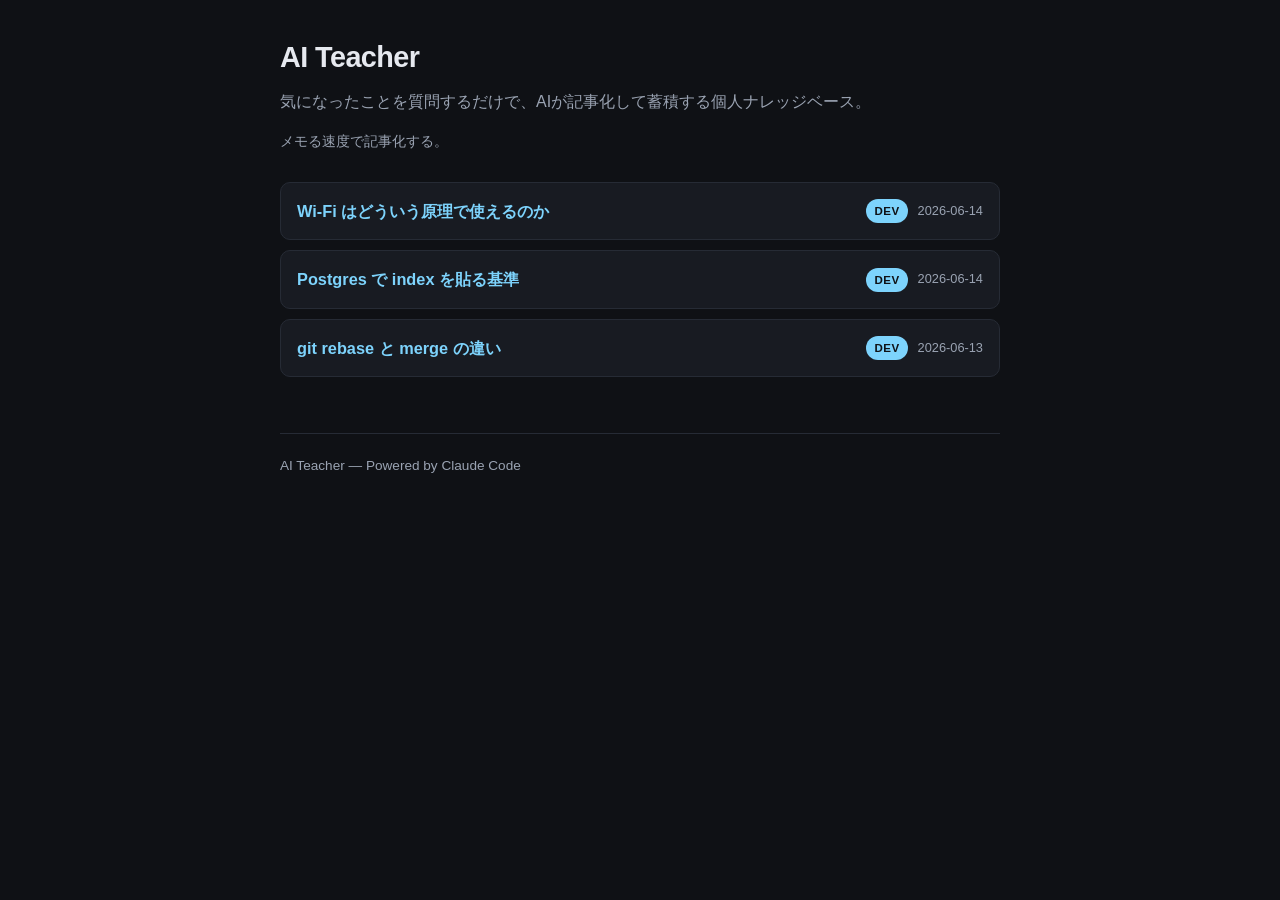
<file: index.html>
<!DOCTYPE html>
<html lang="ja">
<head>
  <meta charset="UTF-8">
  <meta name="viewport" content="width=device-width, initial-scale=1.0">
  <title>AI Teacher — メモる速度で記事化する</title>
  <meta name="description" content="気になったことを質問するだけで、AIが静的HTML記事として蓄積・公開する個人ナレッジベース。">
  <link rel="stylesheet" href="styles/site.css">
</head>
<body>
  <main class="site">
    <header class="site-header">
      <h1>AI Teacher</h1>
      <p class="tagline">気になったことを質問するだけで、AIが記事化して蓄積する個人ナレッジベース。</p>
      <p class="count">メモる速度で記事化する。</p>
    </header>

    <ul class="article-list">
      <!-- 新しい記事をここの先頭に追加していく -->
      <li>
        <a href="articles/dev-how-wifi-works.html">Wi-Fi はどういう原理で使えるのか</a>
        <span class="category cat-dev">dev</span>
        <span class="date">2026-06-14</span>
      </li>
      <li>
        <a href="articles/dev-postgres-index-criteria.html">Postgres で index を貼る基準</a>
        <span class="category cat-dev">dev</span>
        <span class="date">2026-06-14</span>
      </li>
      <li>
        <a href="articles/dev-git-rebase-vs-merge.html">git rebase と merge の違い</a>
        <span class="category cat-dev">dev</span>
        <span class="date">2026-06-13</span>
      </li>
    </ul>

    <footer class="site-footer">
      AI Teacher — Powered by Claude Code
    </footer>
  </main>
</body>
</html>
</file>
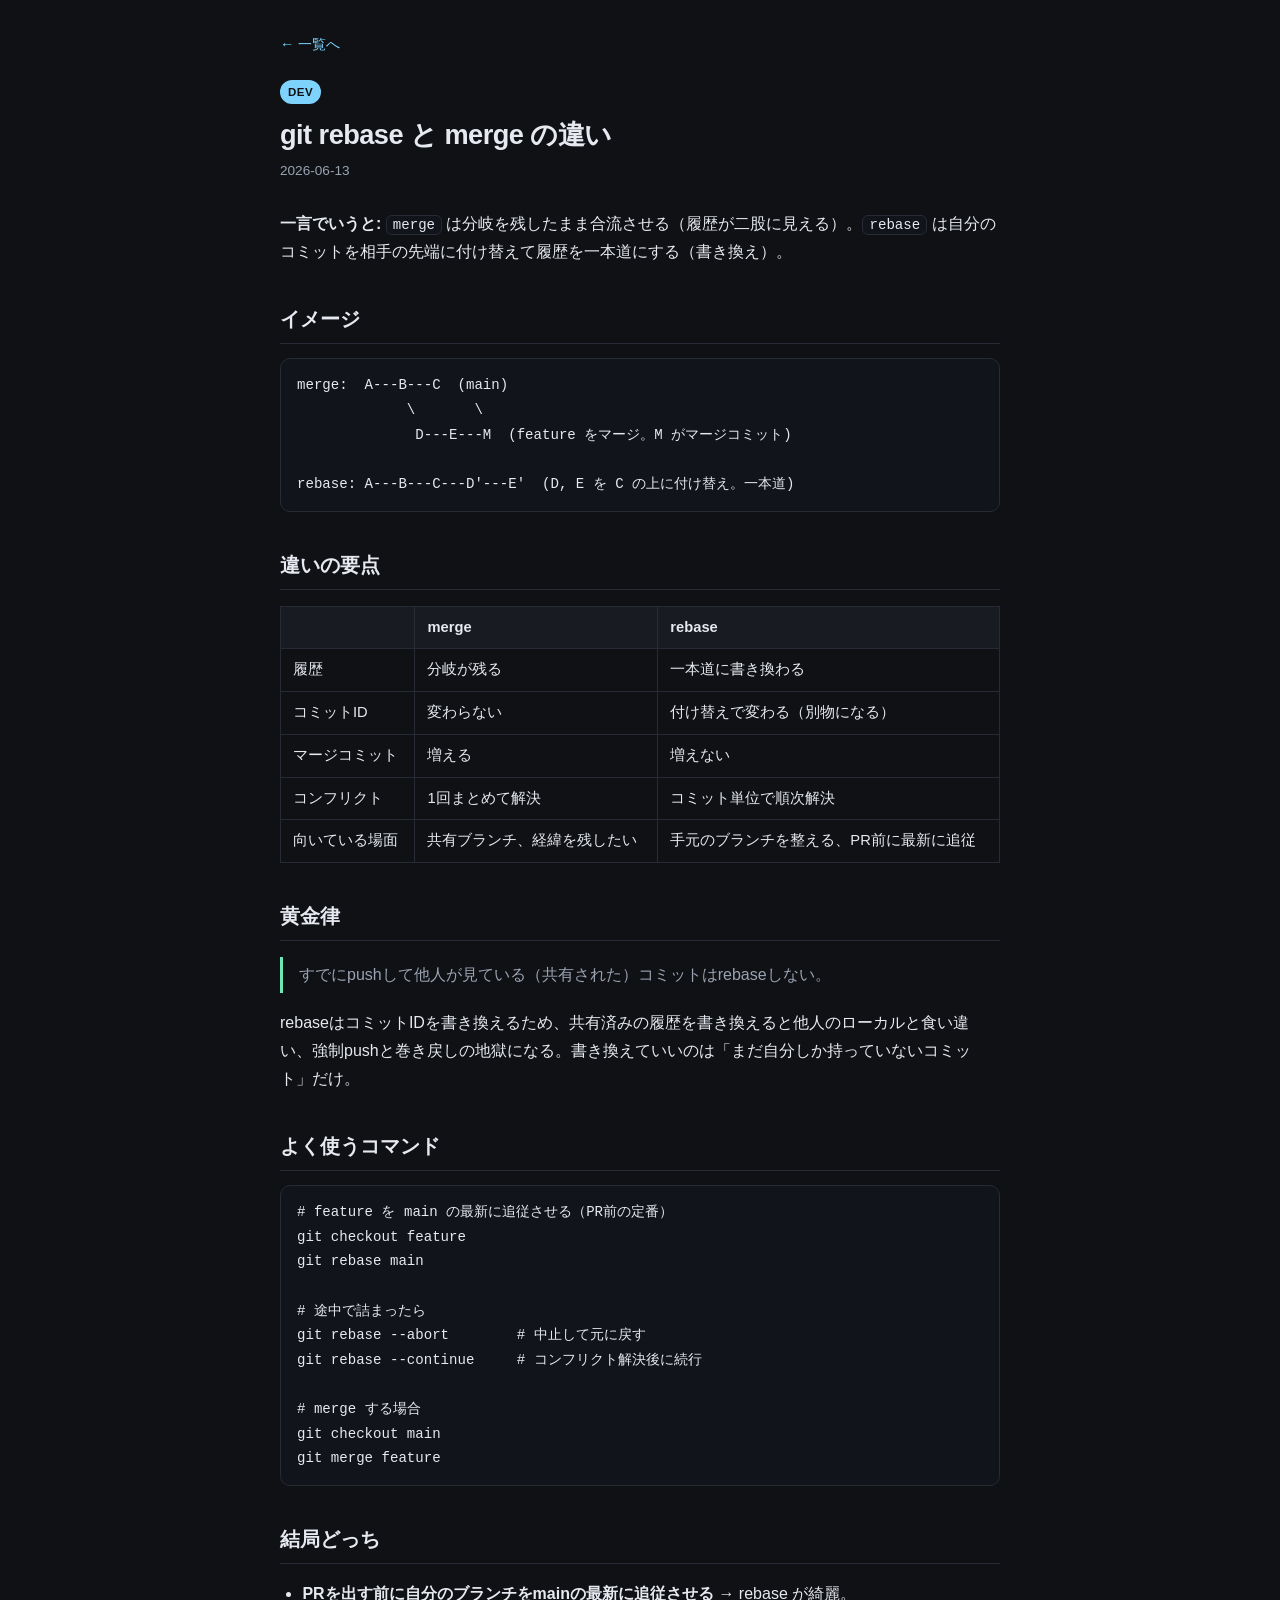
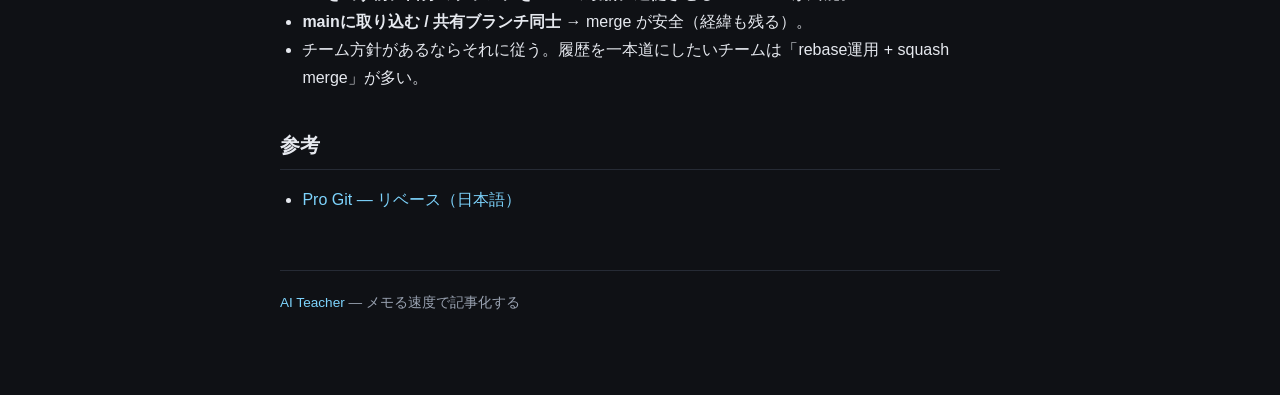
<file: articles/dev-git-rebase-vs-merge.html>
<!DOCTYPE html>
<html lang="ja">
<head>
  <meta charset="UTF-8">
  <meta name="viewport" content="width=device-width, initial-scale=1.0">
  <title>git rebase と merge の違い | AI Teacher</title>
  <meta name="description" content="rebaseは履歴を一本道に書き換える、mergeは分岐を残して合流させる。使い分けの基準と黄金律をまとめたメモ。">
  <link rel="stylesheet" href="../styles/site.css">
</head>
<body>
  <main class="article">
    <nav class="breadcrumb"><a href="../index.html">← 一覧へ</a></nav>
    <article>
      <span class="category cat-dev">dev</span>
      <h1>git rebase と merge の違い</h1>
      <p class="meta">2026-06-13</p>

      <p><strong>一言でいうと:</strong> <code>merge</code> は分岐を残したまま合流させる（履歴が二股に見える）。<code>rebase</code> は自分のコミットを相手の先端に付け替えて履歴を一本道にする（書き換え）。</p>

      <h2>イメージ</h2>
      <pre><code>merge:  A---B---C  (main)
             \       \
              D---E---M  (feature をマージ。M がマージコミット)

rebase: A---B---C---D'---E'  (D, E を C の上に付け替え。一本道)</code></pre>

      <h2>違いの要点</h2>
      <table>
        <tr><th></th><th>merge</th><th>rebase</th></tr>
        <tr><td>履歴</td><td>分岐が残る</td><td>一本道に書き換わる</td></tr>
        <tr><td>コミットID</td><td>変わらない</td><td>付け替えで変わる（別物になる）</td></tr>
        <tr><td>マージコミット</td><td>増える</td><td>増えない</td></tr>
        <tr><td>コンフリクト</td><td>1回まとめて解決</td><td>コミット単位で順次解決</td></tr>
        <tr><td>向いている場面</td><td>共有ブランチ、経緯を残したい</td><td>手元のブランチを整える、PR前に最新に追従</td></tr>
      </table>

      <h2>黄金律</h2>
      <blockquote>すでにpushして他人が見ている（共有された）コミットはrebaseしない。</blockquote>
      <p>rebaseはコミットIDを書き換えるため、共有済みの履歴を書き換えると他人のローカルと食い違い、強制pushと巻き戻しの地獄になる。書き換えていいのは「まだ自分しか持っていないコミット」だけ。</p>

      <h2>よく使うコマンド</h2>
      <pre><code># feature を main の最新に追従させる（PR前の定番）
git checkout feature
git rebase main

# 途中で詰まったら
git rebase --abort        # 中止して元に戻す
git rebase --continue     # コンフリクト解決後に続行

# merge する場合
git checkout main
git merge feature</code></pre>

      <h2>結局どっち</h2>
      <ul>
        <li><strong>PRを出す前に自分のブランチをmainの最新に追従させる</strong> → rebase が綺麗。</li>
        <li><strong>mainに取り込む / 共有ブランチ同士</strong> → merge が安全（経緯も残る）。</li>
        <li>チーム方針があるならそれに従う。履歴を一本道にしたいチームは「rebase運用 + squash merge」が多い。</li>
      </ul>

      <h2>参考</h2>
      <ul>
        <li><a href="https://git-scm.com/book/ja/v2/Git-のブランチ機能-リベース">Pro Git — リベース（日本語）</a></li>
      </ul>
    </article>
    <footer class="site-footer">
      <a href="../index.html">AI Teacher</a> — メモる速度で記事化する
    </footer>
  </main>
</body>
</html>
</file>
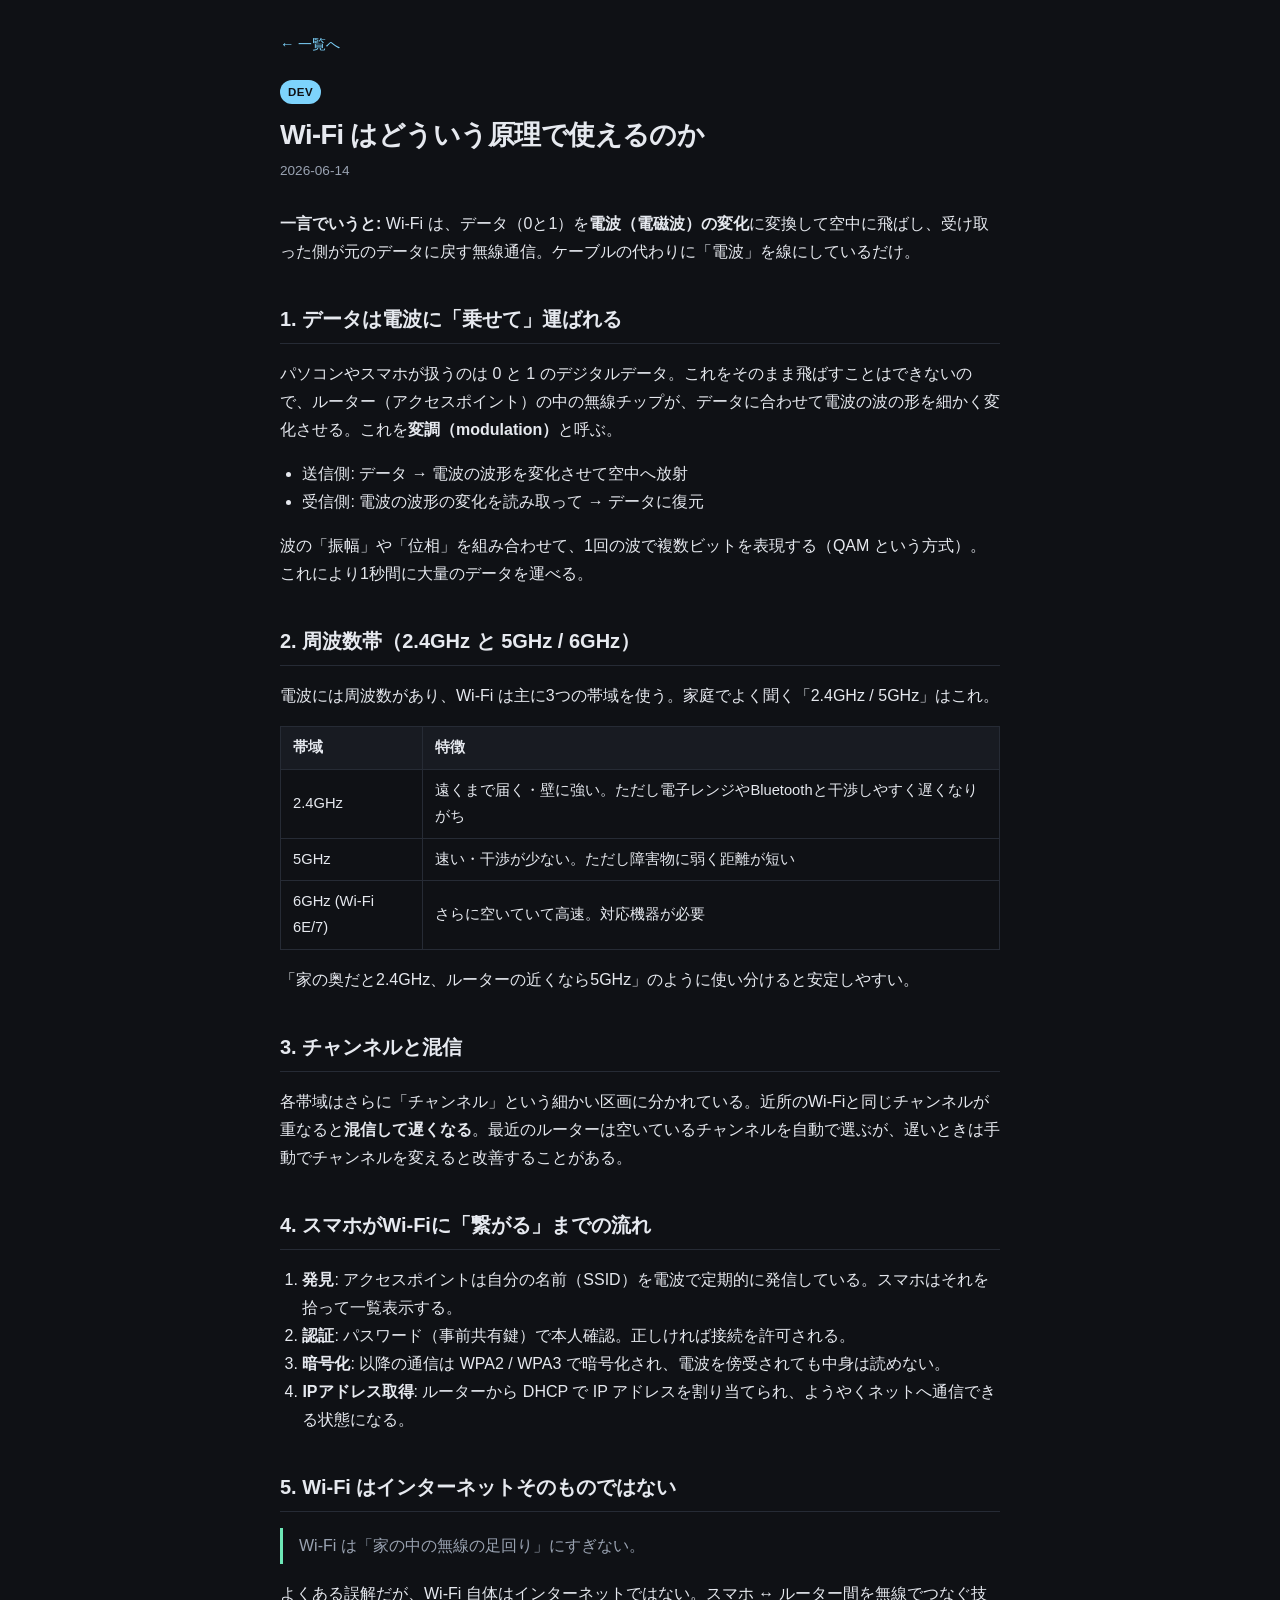
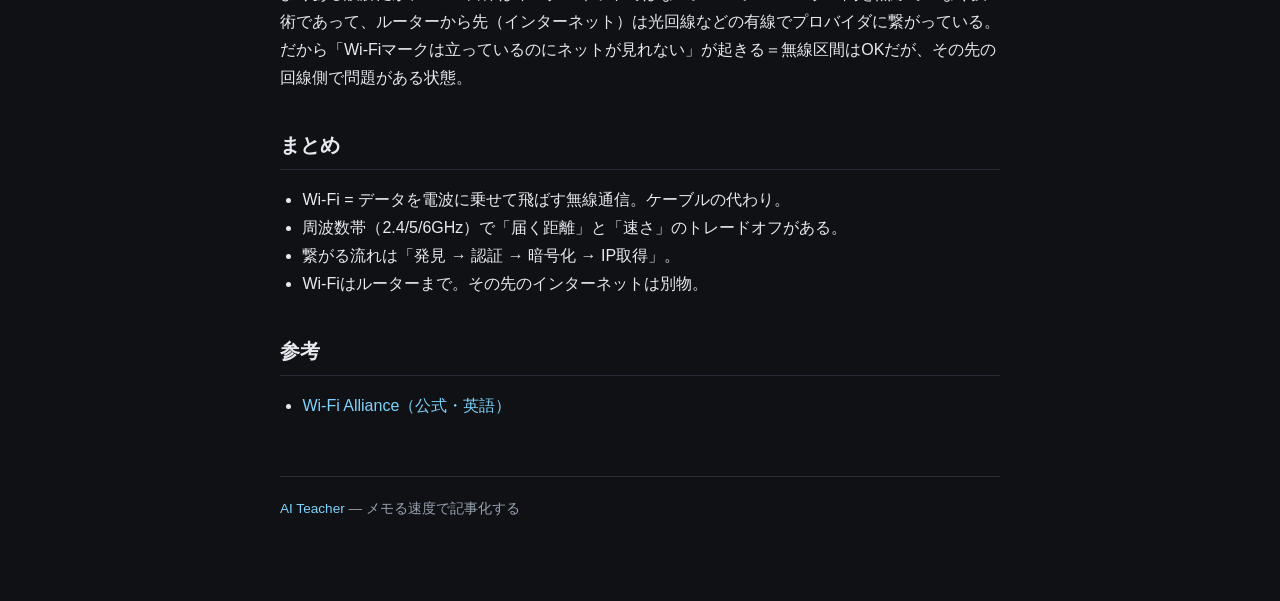
<file: articles/dev-how-wifi-works.html>
<!DOCTYPE html>
<html lang="ja">
<head>
  <meta charset="UTF-8">
  <meta name="viewport" content="width=device-width, initial-scale=1.0">
  <title>Wi-Fi はどういう原理で使えるのか | AI Teacher</title>
  <meta name="description" content="Wi-Fi はデータを電波（電磁波）に乗せて飛ばす無線通信。電波・周波数・チャンネル・変調の仕組みと、繋がる流れをかみ砕いたメモ。">
  <link rel="stylesheet" href="../styles/site.css">
</head>
<body>
  <main class="article">
    <nav class="breadcrumb"><a href="../index.html">← 一覧へ</a></nav>
    <article>
      <span class="category cat-dev">dev</span>
      <h1>Wi-Fi はどういう原理で使えるのか</h1>
      <p class="meta">2026-06-14</p>

      <p><strong>一言でいうと:</strong> Wi-Fi は、データ（0と1）を<strong>電波（電磁波）の変化</strong>に変換して空中に飛ばし、受け取った側が元のデータに戻す無線通信。ケーブルの代わりに「電波」を線にしているだけ。</p>

      <h2>1. データは電波に「乗せて」運ばれる</h2>
      <p>パソコンやスマホが扱うのは 0 と 1 のデジタルデータ。これをそのまま飛ばすことはできないので、ルーター（アクセスポイント）の中の無線チップが、データに合わせて電波の波の形を細かく変化させる。これを<strong>変調（modulation）</strong>と呼ぶ。</p>
      <ul>
        <li>送信側: データ → 電波の波形を変化させて空中へ放射</li>
        <li>受信側: 電波の波形の変化を読み取って → データに復元</li>
      </ul>
      <p>波の「振幅」や「位相」を組み合わせて、1回の波で複数ビットを表現する（QAM という方式）。これにより1秒間に大量のデータを運べる。</p>

      <h2>2. 周波数帯（2.4GHz と 5GHz / 6GHz）</h2>
      <p>電波には周波数があり、Wi-Fi は主に3つの帯域を使う。家庭でよく聞く「2.4GHz / 5GHz」はこれ。</p>
      <table>
        <tr><th>帯域</th><th>特徴</th></tr>
        <tr><td>2.4GHz</td><td>遠くまで届く・壁に強い。ただし電子レンジやBluetoothと干渉しやすく遅くなりがち</td></tr>
        <tr><td>5GHz</td><td>速い・干渉が少ない。ただし障害物に弱く距離が短い</td></tr>
        <tr><td>6GHz (Wi-Fi 6E/7)</td><td>さらに空いていて高速。対応機器が必要</td></tr>
      </table>
      <p>「家の奥だと2.4GHz、ルーターの近くなら5GHz」のように使い分けると安定しやすい。</p>

      <h2>3. チャンネルと混信</h2>
      <p>各帯域はさらに「チャンネル」という細かい区画に分かれている。近所のWi-Fiと同じチャンネルが重なると<strong>混信して遅くなる</strong>。最近のルーターは空いているチャンネルを自動で選ぶが、遅いときは手動でチャンネルを変えると改善することがある。</p>

      <h2>4. スマホがWi-Fiに「繋がる」までの流れ</h2>
      <ol>
        <li><strong>発見</strong>: アクセスポイントは自分の名前（SSID）を電波で定期的に発信している。スマホはそれを拾って一覧表示する。</li>
        <li><strong>認証</strong>: パスワード（事前共有鍵）で本人確認。正しければ接続を許可される。</li>
        <li><strong>暗号化</strong>: 以降の通信は WPA2 / WPA3 で暗号化され、電波を傍受されても中身は読めない。</li>
        <li><strong>IPアドレス取得</strong>: ルーターから DHCP で IP アドレスを割り当てられ、ようやくネットへ通信できる状態になる。</li>
      </ol>

      <h2>5. Wi-Fi はインターネットそのものではない</h2>
      <blockquote>Wi-Fi は「家の中の無線の足回り」にすぎない。</blockquote>
      <p>よくある誤解だが、Wi-Fi 自体はインターネットではない。スマホ ↔ ルーター間を無線でつなぐ技術であって、ルーターから先（インターネット）は光回線などの有線でプロバイダに繋がっている。だから「Wi-Fiマークは立っているのにネットが見れない」が起きる＝無線区間はOKだが、その先の回線側で問題がある状態。</p>

      <h2>まとめ</h2>
      <ul>
        <li>Wi-Fi = データを電波に乗せて飛ばす無線通信。ケーブルの代わり。</li>
        <li>周波数帯（2.4/5/6GHz）で「届く距離」と「速さ」のトレードオフがある。</li>
        <li>繋がる流れは「発見 → 認証 → 暗号化 → IP取得」。</li>
        <li>Wi-Fiはルーターまで。その先のインターネットは別物。</li>
      </ul>

      <h2>参考</h2>
      <ul>
        <li><a href="https://www.wi-fi.org/">Wi-Fi Alliance（公式・英語）</a></li>
      </ul>
    </article>
    <footer class="site-footer">
      <a href="../index.html">AI Teacher</a> — メモる速度で記事化する
    </footer>
  </main>
</body>
</html>
</file>
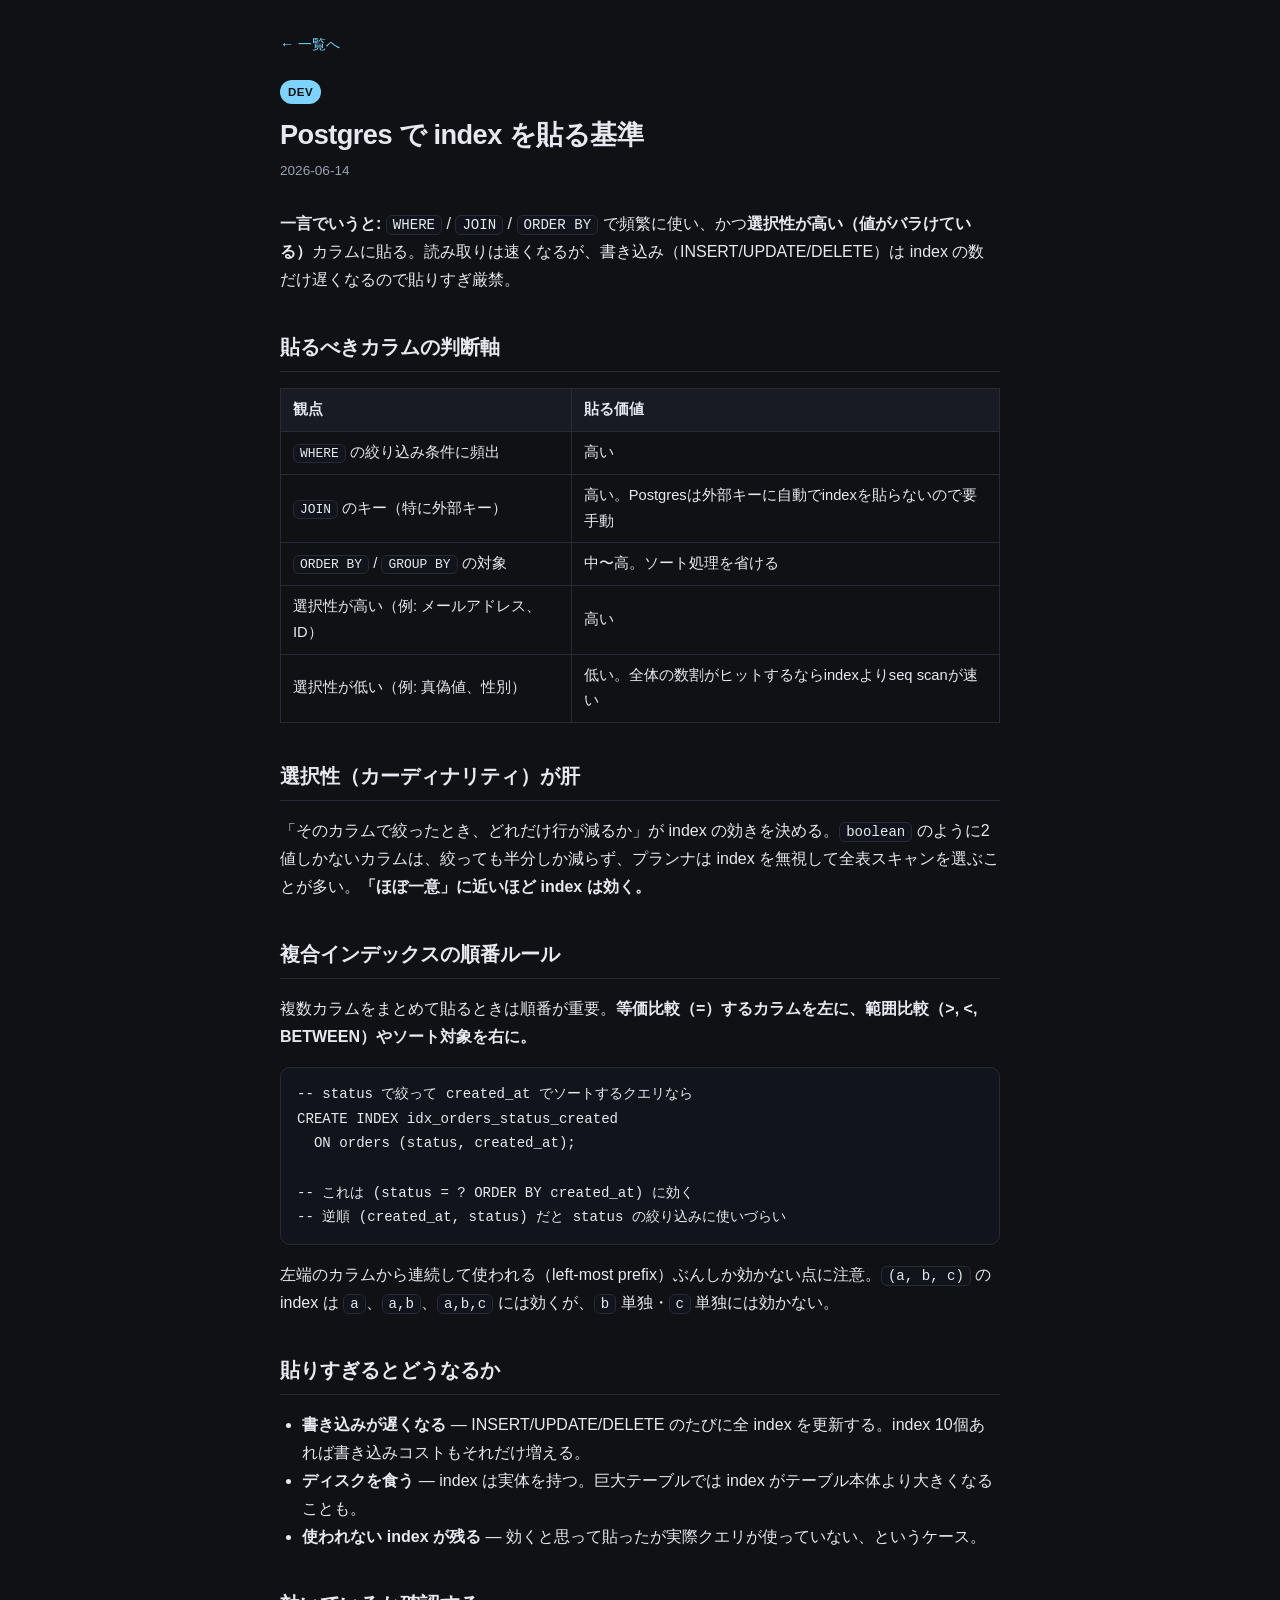
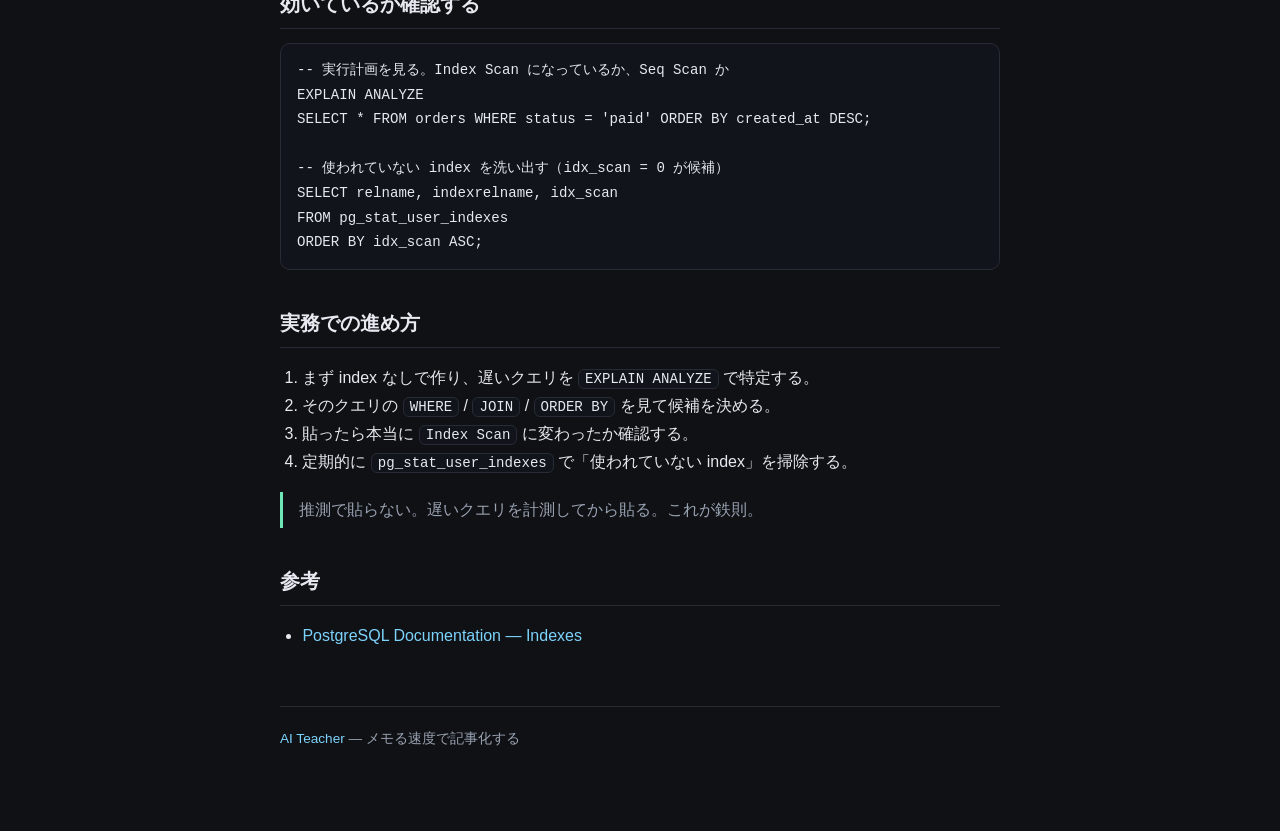
<file: articles/dev-postgres-index-criteria.html>
<!DOCTYPE html>
<html lang="ja">
<head>
  <meta charset="UTF-8">
  <meta name="viewport" content="width=device-width, initial-scale=1.0">
  <title>Postgres で index を貼る基準 | AI Teacher</title>
  <meta name="description" content="index は WHERE / JOIN / ORDER BY で頻繁に使うカラムに貼る。貼りすぎは書き込みを遅くする。選定基準とアンチパターンのメモ。">
  <link rel="stylesheet" href="../styles/site.css">
</head>
<body>
  <main class="article">
    <nav class="breadcrumb"><a href="../index.html">← 一覧へ</a></nav>
    <article>
      <span class="category cat-dev">dev</span>
      <h1>Postgres で index を貼る基準</h1>
      <p class="meta">2026-06-14</p>

      <p><strong>一言でいうと:</strong> <code>WHERE</code> / <code>JOIN</code> / <code>ORDER BY</code> で頻繁に使い、かつ<strong>選択性が高い（値がバラけている）</strong>カラムに貼る。読み取りは速くなるが、書き込み（INSERT/UPDATE/DELETE）は index の数だけ遅くなるので貼りすぎ厳禁。</p>

      <h2>貼るべきカラムの判断軸</h2>
      <table>
        <tr><th>観点</th><th>貼る価値</th></tr>
        <tr><td><code>WHERE</code> の絞り込み条件に頻出</td><td>高い</td></tr>
        <tr><td><code>JOIN</code> のキー（特に外部キー）</td><td>高い。Postgresは外部キーに自動でindexを貼らないので要手動</td></tr>
        <tr><td><code>ORDER BY</code> / <code>GROUP BY</code> の対象</td><td>中〜高。ソート処理を省ける</td></tr>
        <tr><td>選択性が高い（例: メールアドレス、ID）</td><td>高い</td></tr>
        <tr><td>選択性が低い（例: 真偽値、性別）</td><td>低い。全体の数割がヒットするならindexよりseq scanが速い</td></tr>
      </table>

      <h2>選択性（カーディナリティ）が肝</h2>
      <p>「そのカラムで絞ったとき、どれだけ行が減るか」が index の効きを決める。<code>boolean</code> のように2値しかないカラムは、絞っても半分しか減らず、プランナは index を無視して全表スキャンを選ぶことが多い。<strong>「ほぼ一意」に近いほど index は効く。</strong></p>

      <h2>複合インデックスの順番ルール</h2>
      <p>複数カラムをまとめて貼るときは順番が重要。<strong>等価比較（=）するカラムを左に、範囲比較（&gt;, &lt;, BETWEEN）やソート対象を右に。</strong></p>
      <pre><code>-- status で絞って created_at でソートするクエリなら
CREATE INDEX idx_orders_status_created
  ON orders (status, created_at);

-- これは (status = ? ORDER BY created_at) に効く
-- 逆順 (created_at, status) だと status の絞り込みに使いづらい</code></pre>
      <p>左端のカラムから連続して使われる（left-most prefix）ぶんしか効かない点に注意。<code>(a, b, c)</code> の index は <code>a</code>、<code>a,b</code>、<code>a,b,c</code> には効くが、<code>b</code> 単独・<code>c</code> 単独には効かない。</p>

      <h2>貼りすぎるとどうなるか</h2>
      <ul>
        <li><strong>書き込みが遅くなる</strong> — INSERT/UPDATE/DELETE のたびに全 index を更新する。index 10個あれば書き込みコストもそれだけ増える。</li>
        <li><strong>ディスクを食う</strong> — index は実体を持つ。巨大テーブルでは index がテーブル本体より大きくなることも。</li>
        <li><strong>使われない index が残る</strong> — 効くと思って貼ったが実際クエリが使っていない、というケース。</li>
      </ul>

      <h2>効いているか確認する</h2>
      <pre><code>-- 実行計画を見る。Index Scan になっているか、Seq Scan か
EXPLAIN ANALYZE
SELECT * FROM orders WHERE status = 'paid' ORDER BY created_at DESC;

-- 使われていない index を洗い出す（idx_scan = 0 が候補）
SELECT relname, indexrelname, idx_scan
FROM pg_stat_user_indexes
ORDER BY idx_scan ASC;</code></pre>

      <h2>実務での進め方</h2>
      <ol>
        <li>まず index なしで作り、遅いクエリを <code>EXPLAIN ANALYZE</code> で特定する。</li>
        <li>そのクエリの <code>WHERE</code> / <code>JOIN</code> / <code>ORDER BY</code> を見て候補を決める。</li>
        <li>貼ったら本当に <code>Index Scan</code> に変わったか確認する。</li>
        <li>定期的に <code>pg_stat_user_indexes</code> で「使われていない index」を掃除する。</li>
      </ol>
      <blockquote>推測で貼らない。遅いクエリを計測してから貼る。これが鉄則。</blockquote>

      <h2>参考</h2>
      <ul>
        <li><a href="https://www.postgresql.org/docs/current/indexes.html">PostgreSQL Documentation — Indexes</a></li>
      </ul>
    </article>
    <footer class="site-footer">
      <a href="../index.html">AI Teacher</a> — メモる速度で記事化する
    </footer>
  </main>
</body>
</html>
</file>
<file: styles/site.css>
:root {
  --bg: #0f1115;
  --surface: #181b22;
  --border: #262b35;
  --text: #e6e9ef;
  --muted: #9aa3b2;
  --accent: #6ee7b7;
  --link: #7dd3fc;
  --code-bg: #11141a;
  --maxw: 760px;
  --radius: 10px;
  --cat-dev: #7dd3fc;
  --cat-ai: #c4b5fd;
  --cat-infra: #fca5a5;
  --cat-game: #fcd34d;
  --cat-life: #6ee7b7;
  --cat-other: #9aa3b2;
}

* { box-sizing: border-box; }

html { -webkit-text-size-adjust: 100%; }

body {
  margin: 0;
  background: var(--bg);
  color: var(--text);
  font-family: -apple-system, BlinkMacSystemFont, "Hiragino Sans", "Noto Sans JP", "Segoe UI", sans-serif;
  line-height: 1.75;
  font-size: 16px;
}

a { color: var(--link); text-decoration: none; }
a:hover { text-decoration: underline; }

/* ---- レイアウト ---- */
.site, .article {
  max-width: var(--maxw);
  margin: 0 auto;
  padding: 32px 20px 80px;
}

/* ---- トップ ---- */
.site-header { margin-bottom: 8px; }
.site-header h1 {
  font-size: 1.8rem;
  margin: 0 0 6px;
  letter-spacing: -0.02em;
}
.site-header .tagline { color: var(--muted); margin: 0 0 4px; }
.site-header .count { color: var(--muted); font-size: 0.85rem; }

.article-list {
  list-style: none;
  padding: 0;
  margin: 28px 0 0;
}
.article-list li {
  display: flex;
  align-items: center;
  gap: 10px;
  flex-wrap: wrap;
  padding: 14px 16px;
  background: var(--surface);
  border: 1px solid var(--border);
  border-radius: var(--radius);
  margin-bottom: 10px;
}
.article-list li a {
  font-weight: 600;
  font-size: 1.02rem;
  flex: 1 1 auto;
}
.article-list .date {
  color: var(--muted);
  font-size: 0.8rem;
  font-variant-numeric: tabular-nums;
}

/* ---- カテゴリバッジ ---- */
.category {
  display: inline-block;
  font-size: 0.72rem;
  font-weight: 700;
  padding: 2px 8px;
  border-radius: 999px;
  text-transform: uppercase;
  letter-spacing: 0.04em;
  color: #0f1115;
}
.cat-dev   { background: var(--cat-dev); }
.cat-ai    { background: var(--cat-ai); }
.cat-infra { background: var(--cat-infra); }
.cat-game  { background: var(--cat-game); }
.cat-life  { background: var(--cat-life); }
.cat-other { background: var(--cat-other); }

/* ---- 記事 ---- */
.breadcrumb { margin-bottom: 20px; font-size: 0.9rem; }
.article h1 {
  font-size: 1.7rem;
  line-height: 1.3;
  letter-spacing: -0.02em;
  margin: 12px 0 6px;
}
.article .meta { color: var(--muted); font-size: 0.85rem; margin: 0 0 28px; }
.article h2 {
  font-size: 1.25rem;
  margin: 36px 0 12px;
  padding-bottom: 6px;
  border-bottom: 1px solid var(--border);
}
.article h3 { font-size: 1.05rem; margin: 24px 0 8px; }
.article p, .article li { color: var(--text); }
.article ul, .article ol { padding-left: 1.4em; }

.article pre {
  background: var(--code-bg);
  border: 1px solid var(--border);
  border-radius: var(--radius);
  padding: 14px 16px;
  overflow-x: auto;
  font-size: 0.88rem;
}
.article code {
  font-family: "SF Mono", "JetBrains Mono", Menlo, Consolas, monospace;
}
.article :not(pre) > code {
  background: var(--code-bg);
  border: 1px solid var(--border);
  padding: 1px 6px;
  border-radius: 6px;
  font-size: 0.88em;
}

.article table {
  width: 100%;
  border-collapse: collapse;
  margin: 16px 0;
  font-size: 0.92rem;
}
.article th, .article td {
  border: 1px solid var(--border);
  padding: 8px 12px;
  text-align: left;
}
.article th { background: var(--surface); }

.article blockquote {
  border-left: 3px solid var(--accent);
  margin: 16px 0;
  padding: 4px 16px;
  color: var(--muted);
}

/* ---- フッター ---- */
.site-footer {
  margin-top: 56px;
  padding-top: 20px;
  border-top: 1px solid var(--border);
  color: var(--muted);
  font-size: 0.85rem;
}
</file>
